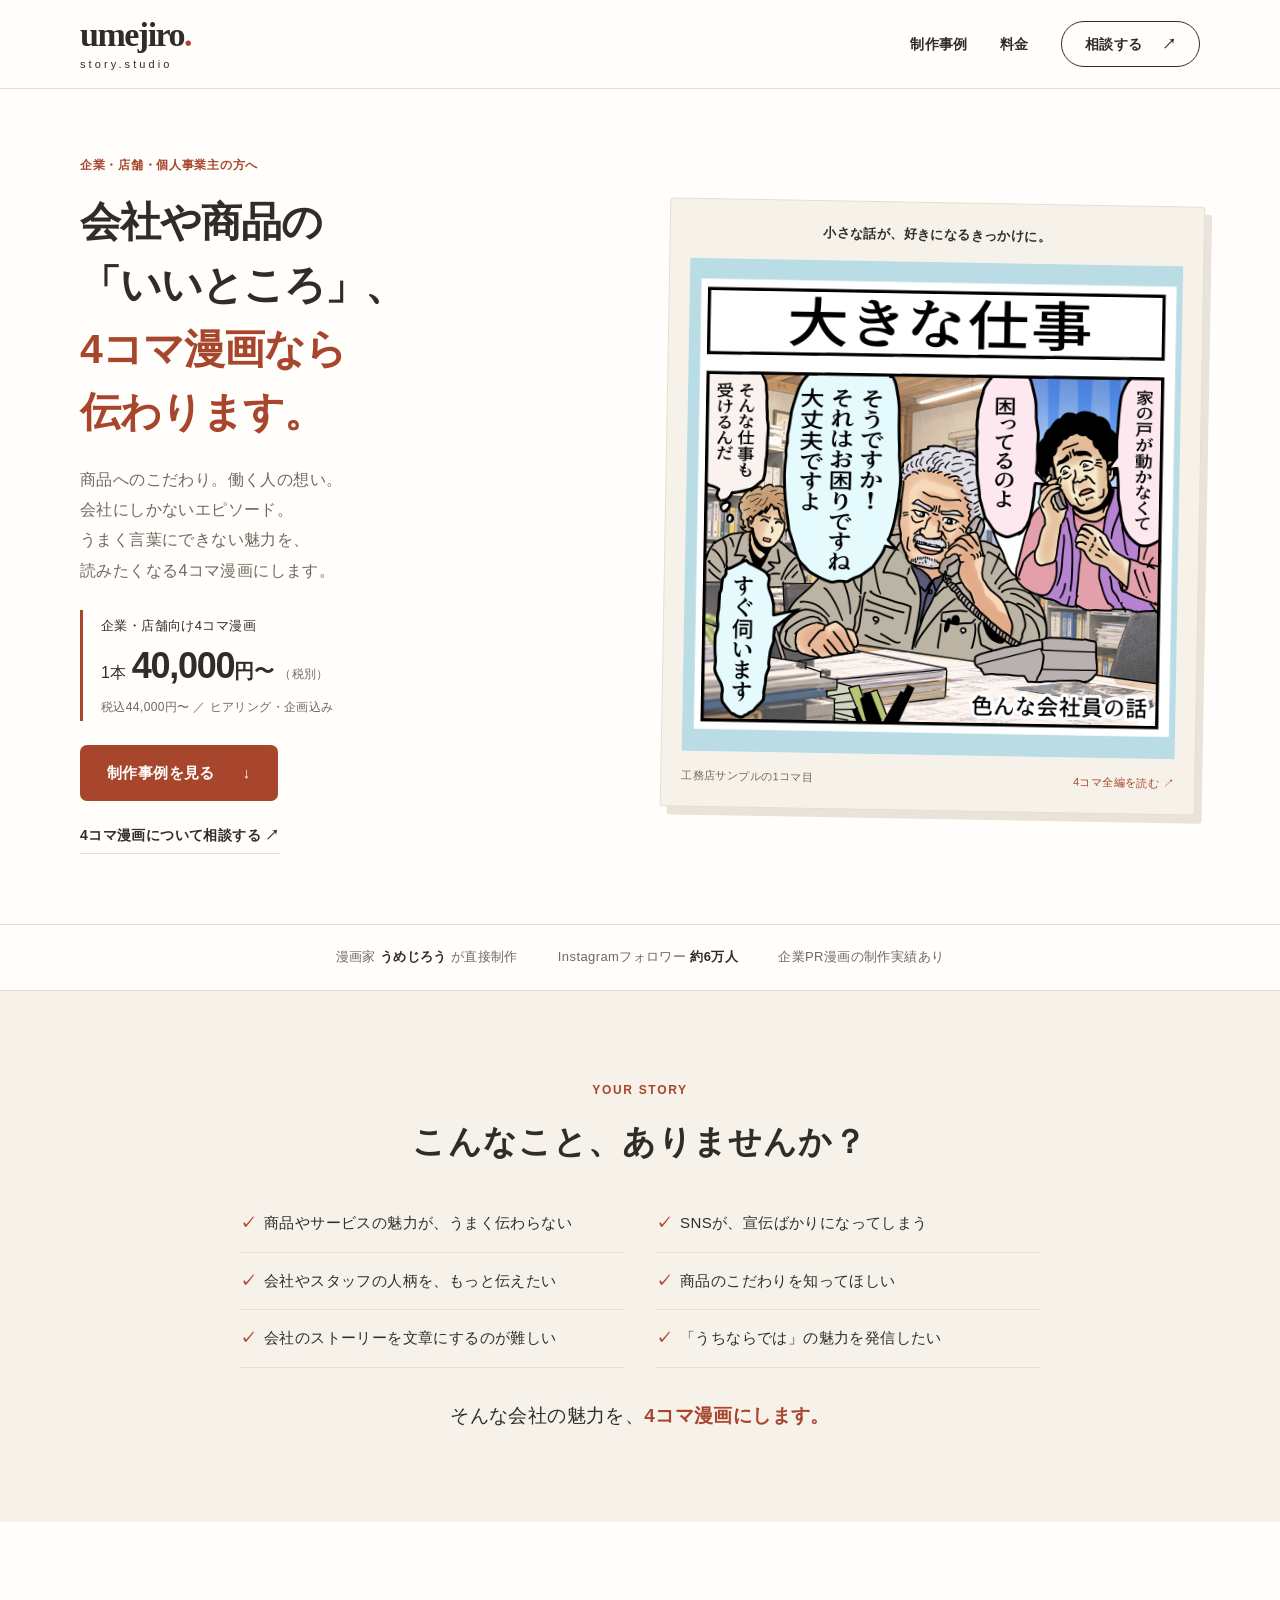
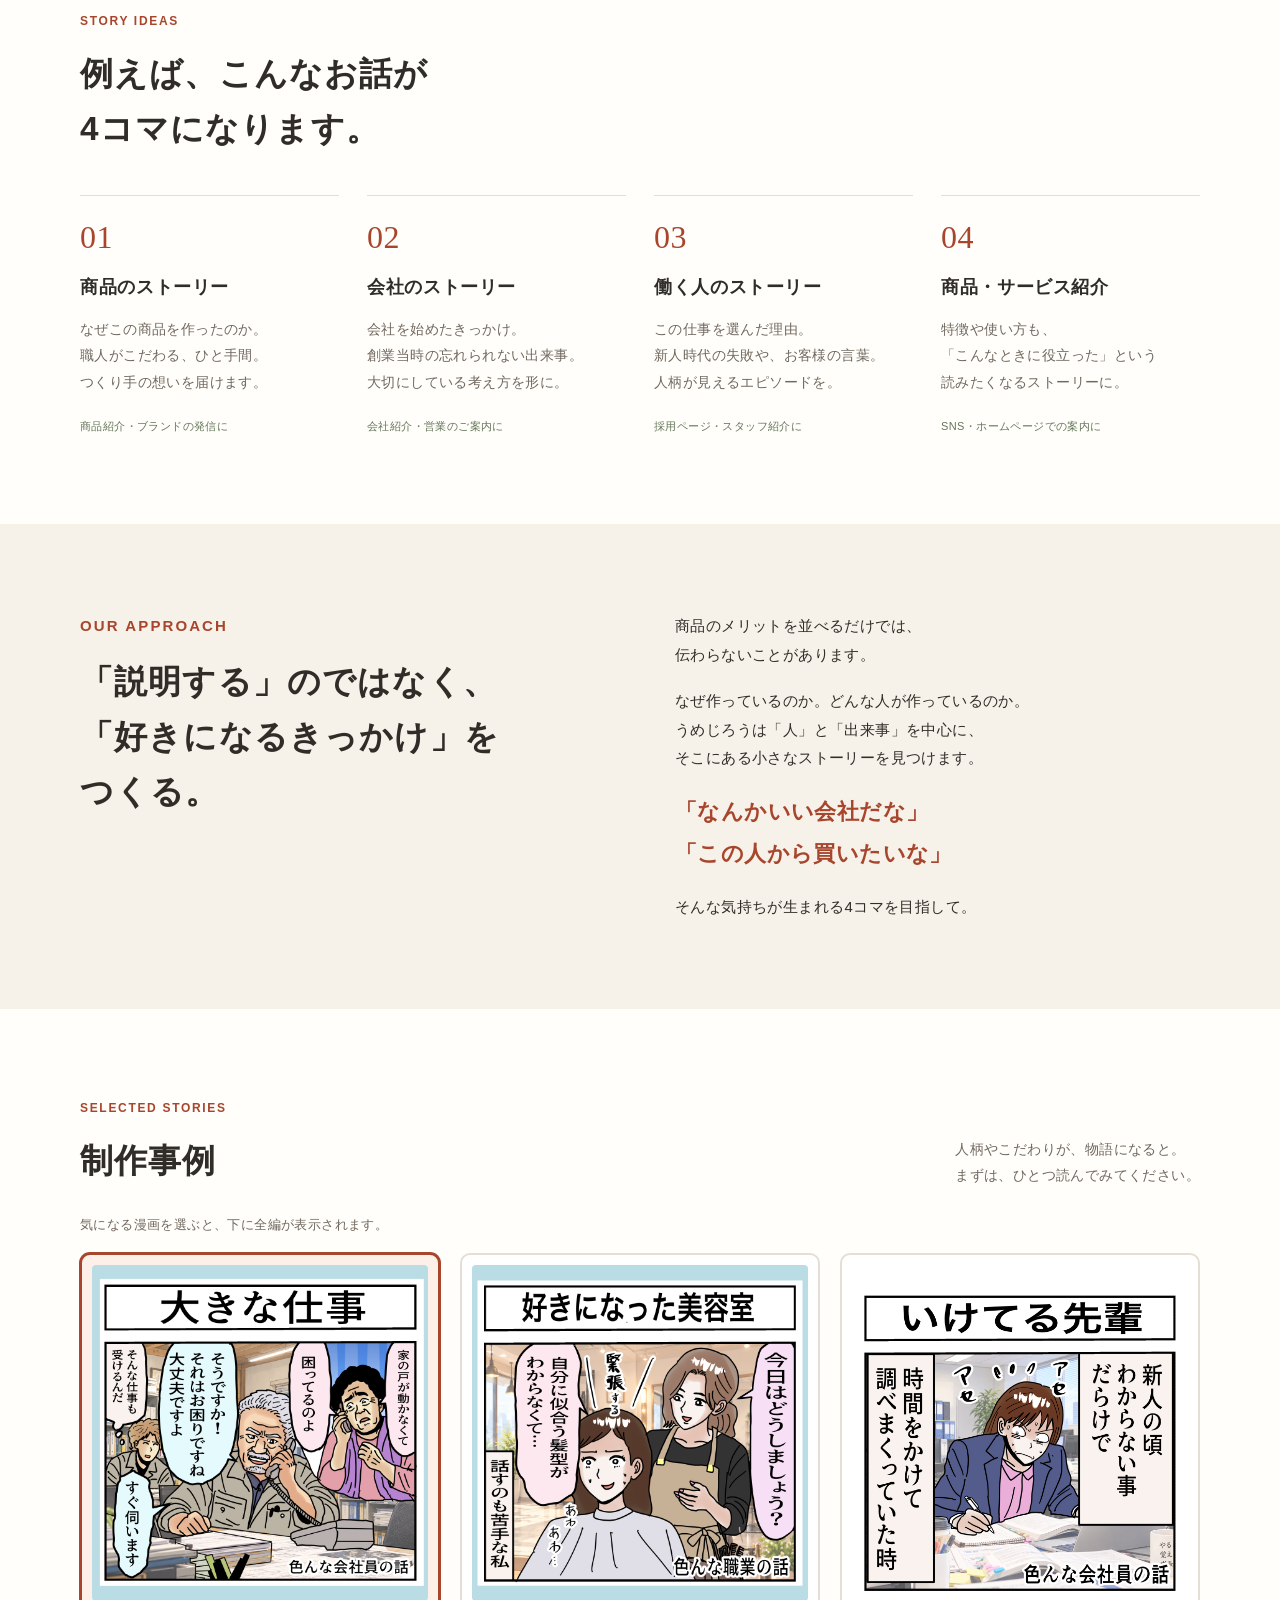
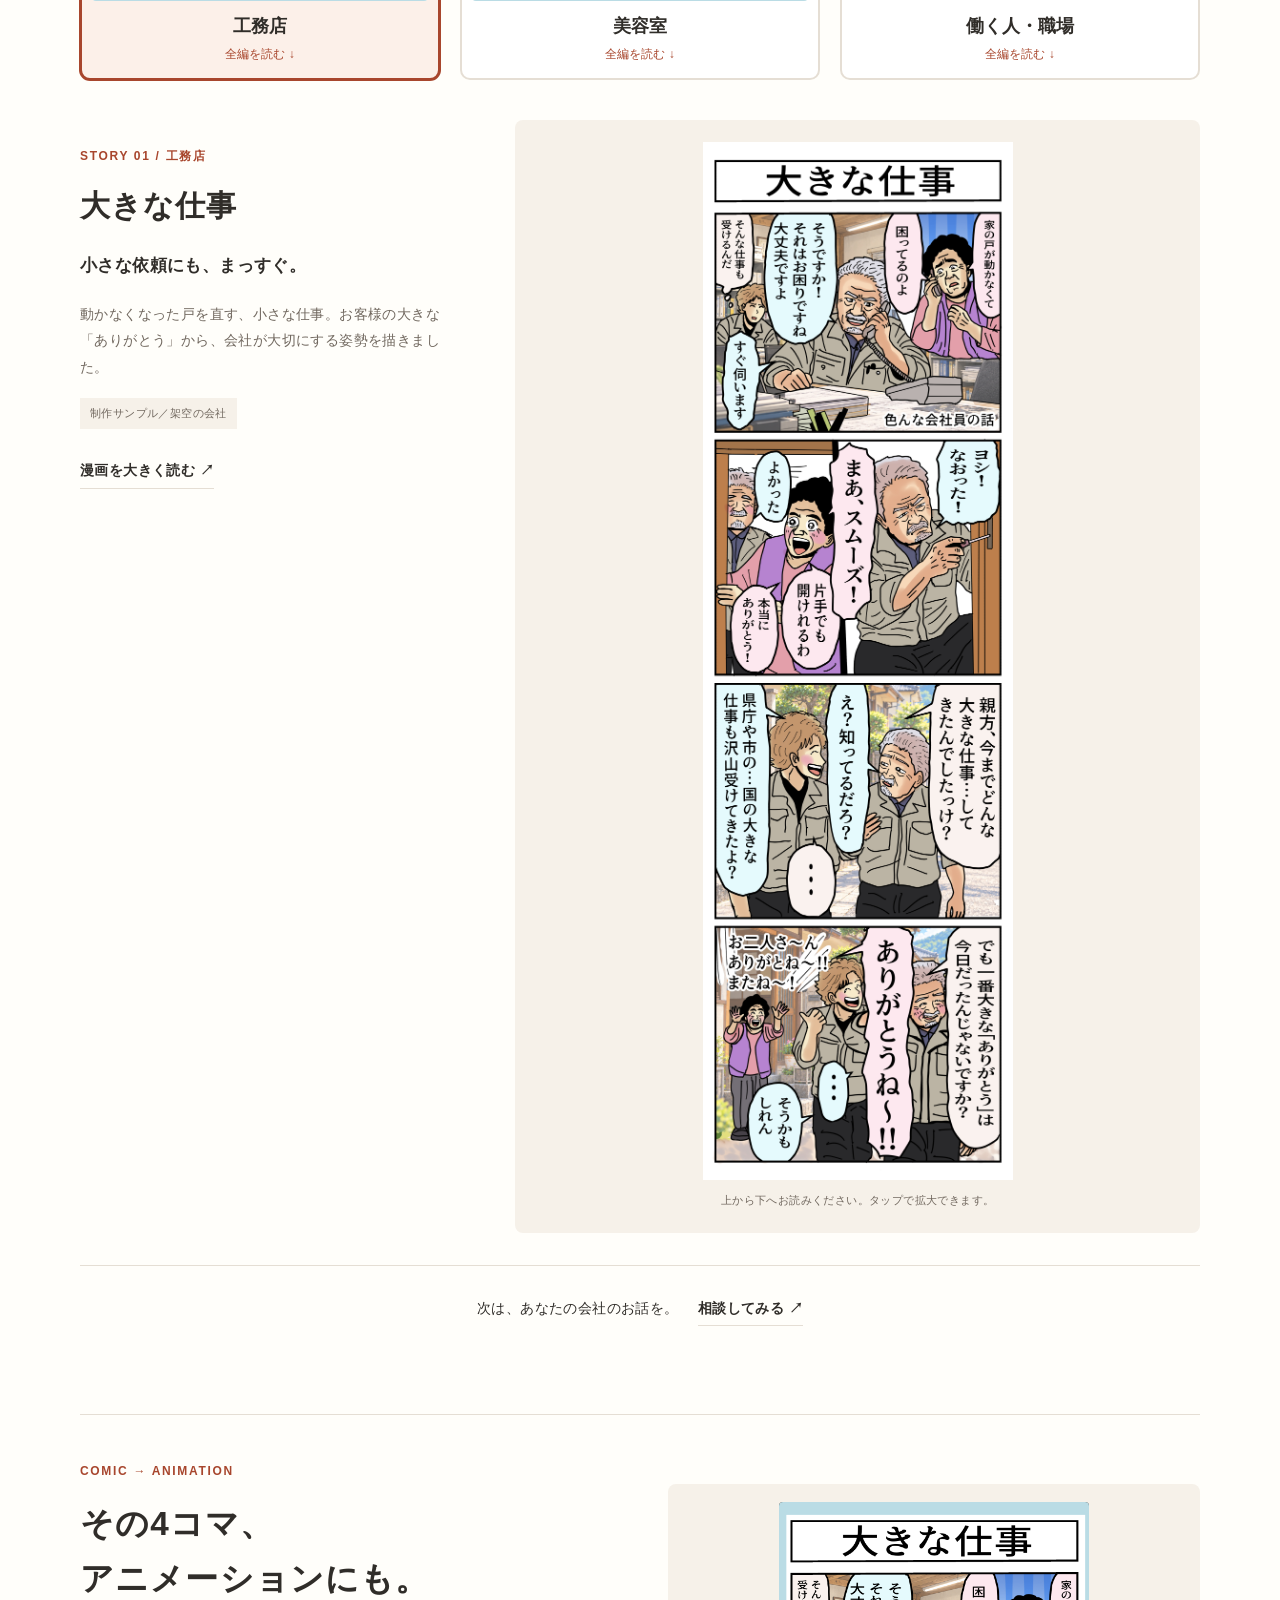
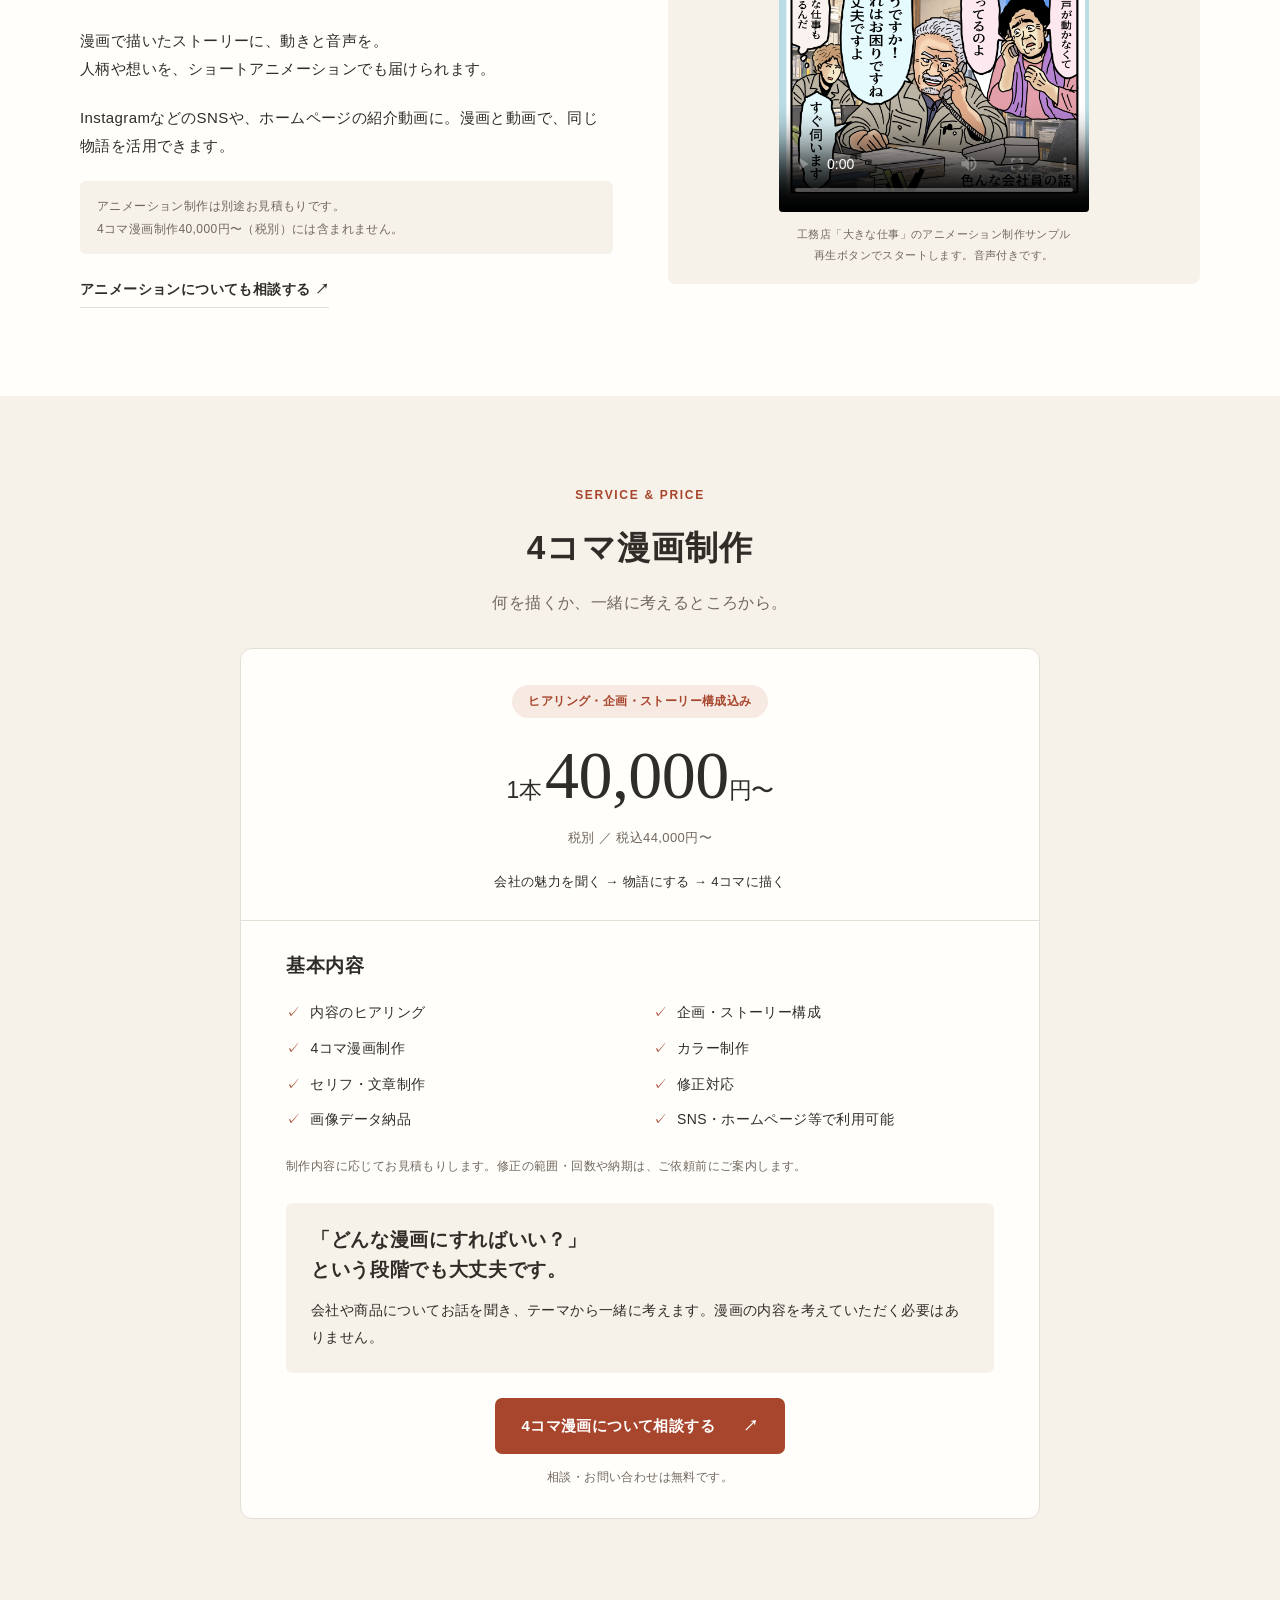
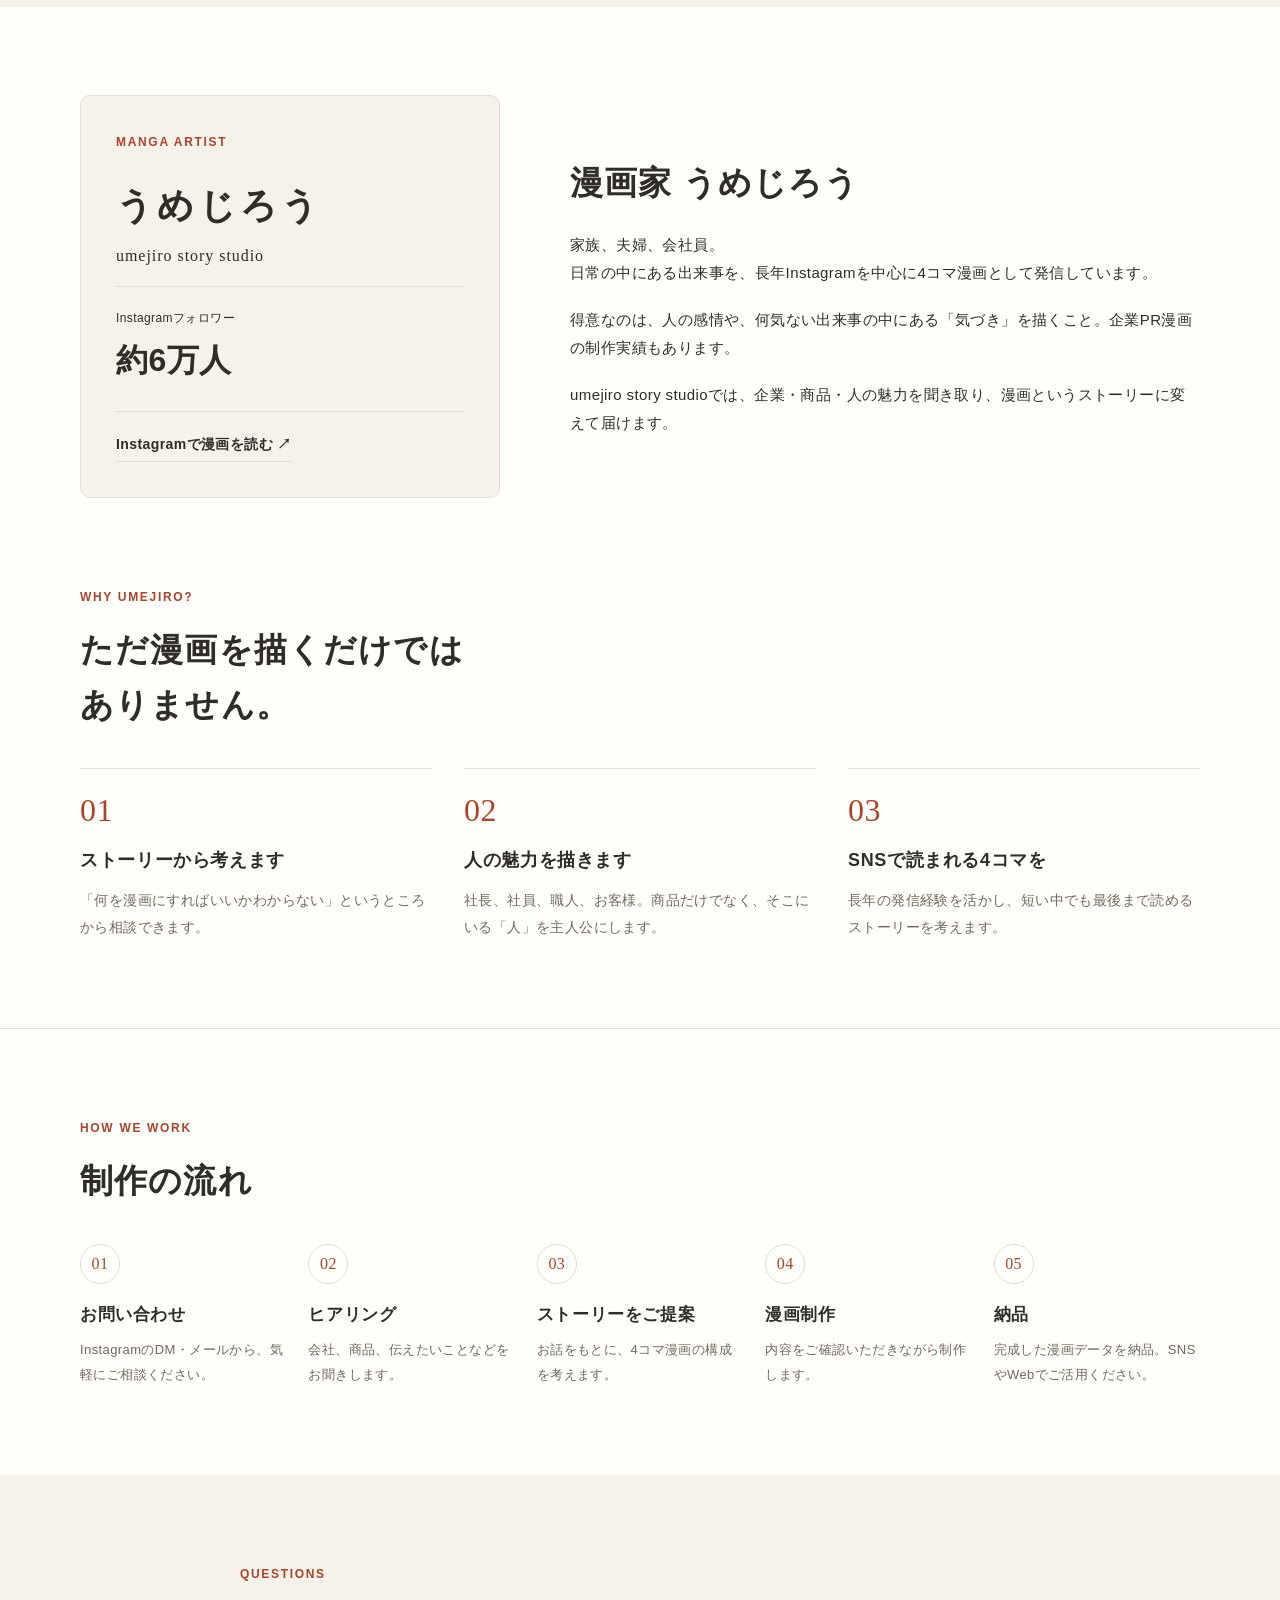
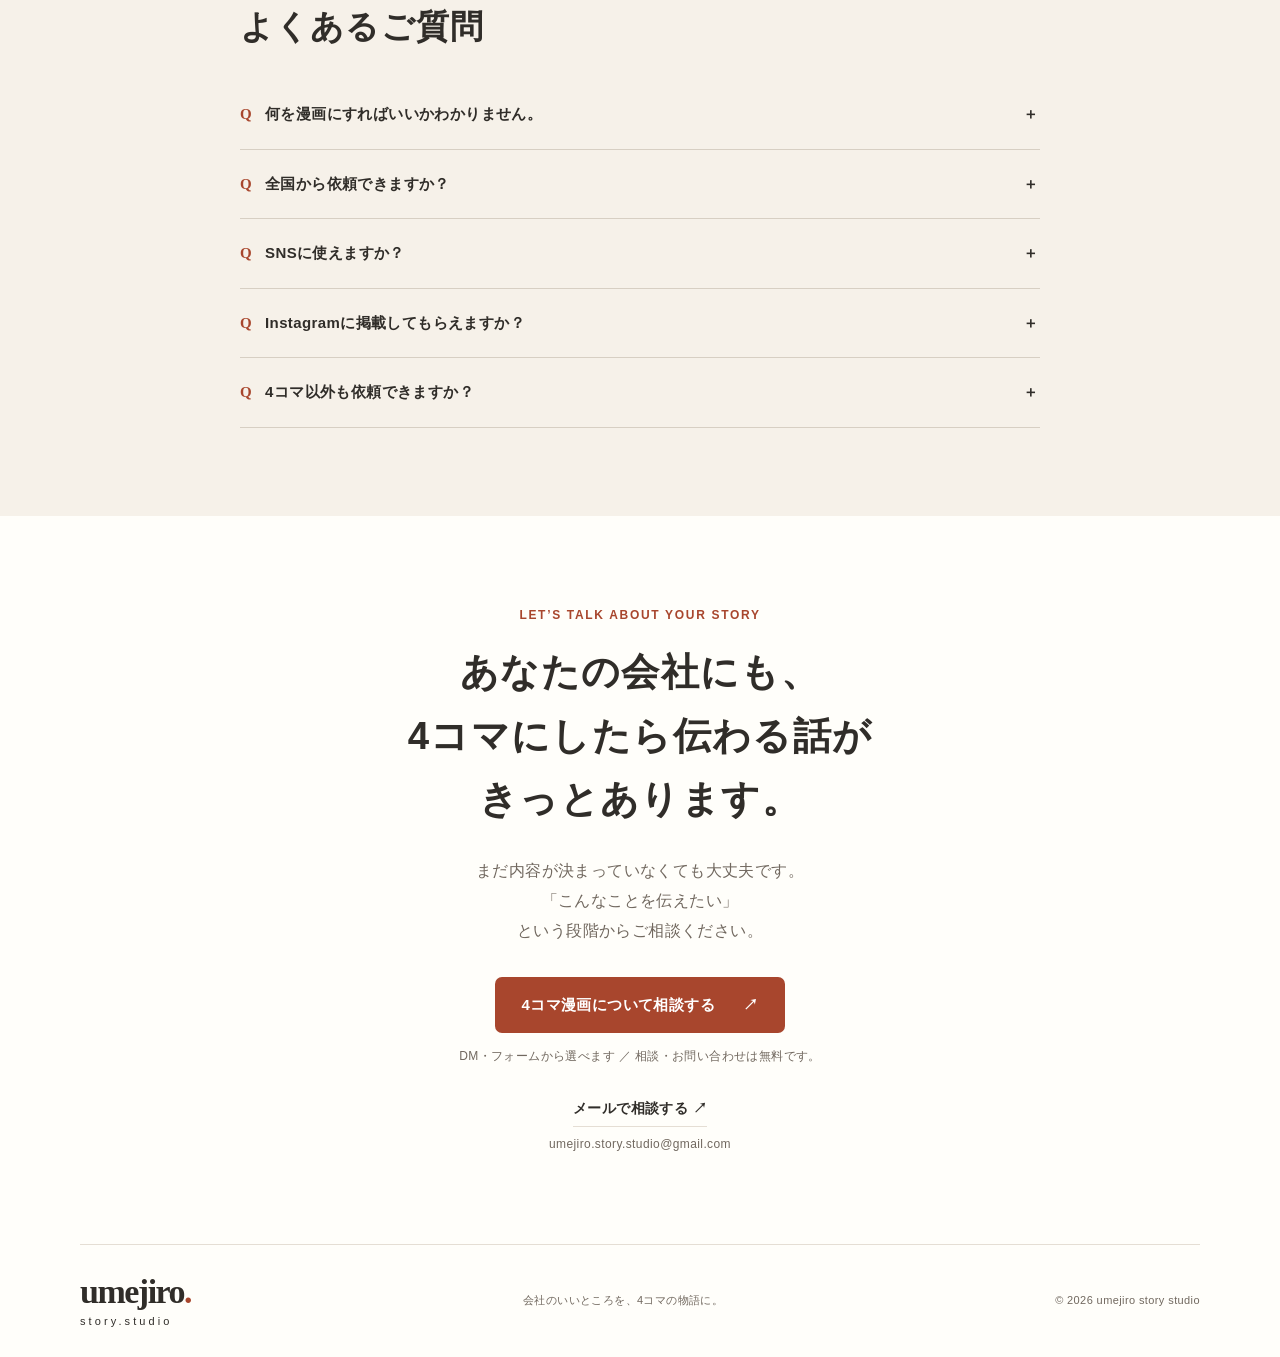
<file: index.html>
<!doctype html>
<html lang="ja"><head><meta charset="utf-8"><meta name="viewport" content="width=device-width,initial-scale=1"><meta name="theme-color" content="#fbf8f3"><title>企業・店舗向け4コマ漫画制作｜umejiro story studio</title><meta name="description" content="会社や商品のいいところを、読みたくなる4コマ漫画に。漫画家うめじろうがヒアリング・企画・ストーリー構成から制作。1本40,000円〜（税別）。企業・店舗・個人事業主のご相談をお待ちしています。"><link rel="stylesheet" href="styles.css"><script src="site.js" defer></script></head>
<body><a class="skip" href="#main">本文へ移動</a>
<header class="header"><div class="wrap header-inner"><a class="brand" href="#top" aria-label="umejiro story studio トップ"><b>umejiro<span>.</span></b><small>story.studio</small></a><nav aria-label="メインナビゲーション"><a href="#works">制作事例</a><a href="#service">料金</a><a class="nav-contact" href="/contact">相談する <span aria-hidden="true">↗</span></a></nav></div></header>
<main id="main"><section class="hero wrap" id="top"><div class="hero-copy"><p class="kicker">企業・店舗・個人事業主の方へ</p><h1>会社や商品の<br>「いいところ」、<br><em>4コマ漫画なら<br>伝わります。</em></h1><p class="hero-lead">商品へのこだわり。働く人の想い。<br>会社にしかないエピソード。<br>うまく言葉にできない魅力を、<br>読みたくなる4コマ漫画にします。</p><div class="hero-price"><span>企業・店舗向け4コマ漫画</span><p>1本 <strong>40,000<small>円〜</small></strong><span>（税別）</span></p><small>税込44,000円〜 ／ ヒアリング・企画込み</small></div><div class="hero-actions"><a class="button primary" href="#works">制作事例を見る <span aria-hidden="true">↓</span></a><a class="text-link" href="/contact">4コマ漫画について相談する ↗</a></div></div><figure class="hero-art"><div class="paper-label">小さな話が、好きになるきっかけに。</div><a class="hero-panel zoom-link" href="sigoto-comic.JPG" data-comic-title="大きな仕事" aria-label="工務店の4コマ漫画「大きな仕事」の全編を拡大して読む"><img src="sigoto-comic1.JPG" alt="工務店の漫画「大きな仕事」の1コマ目。困っているお客様の電話に応える親方と、そばで話を聞く若い社員" width="1080" height="1080" fetchpriority="high"></a><figcaption>工務店サンプルの1コマ目 <span>4コマ全編を読む ↗</span></figcaption></figure></section>
<div class="trust-strip"><div class="wrap"><span>漫画家 <b>うめじろう</b> が直接制作</span><span>Instagramフォロワー <b>約6万人</b></span><span>企業PR漫画の制作実績あり</span></div></div>
<section class="section concerns"><div class="wrap compact"><p class="kicker">YOUR STORY</p><h2>こんなこと、ありませんか？</h2><ul class="concern-list"><li>商品やサービスの魅力が、うまく伝わらない</li><li>SNSが、宣伝ばかりになってしまう</li><li>会社やスタッフの人柄を、もっと伝えたい</li><li>商品のこだわりを知ってほしい</li><li>会社のストーリーを文章にするのが難しい</li><li>「うちならでは」の魅力を発信したい</li></ul><p class="section-answer">そんな会社の魅力を、<br class="small-only"><strong>4コマ漫画にします。</strong></p></div></section>
<section class="section" id="stories"><div class="wrap"><p class="kicker">STORY IDEAS</p><h2>例えば、こんなお話が<br>4コマになります。</h2><div class="ideas"><article><span class="number">01</span><h3>商品のストーリー</h3><p>なぜこの商品を作ったのか。<br>職人がこだわる、ひと手間。<br>つくり手の想いを届けます。</p><small>商品紹介・ブランドの発信に</small></article><article><span class="number">02</span><h3>会社のストーリー</h3><p>会社を始めたきっかけ。<br>創業当時の忘れられない出来事。<br>大切にしている考え方を形に。</p><small>会社紹介・営業のご案内に</small></article><article><span class="number">03</span><h3>働く人のストーリー</h3><p>この仕事を選んだ理由。<br>新人時代の失敗や、お客様の言葉。<br>人柄が見えるエピソードを。</p><small>採用ページ・スタッフ紹介に</small></article><article><span class="number">04</span><h3>商品・サービス紹介</h3><p>特徴や使い方も、<br>「こんなときに役立った」という<br>読みたくなるストーリーに。</p><small>SNS・ホームページでの案内に</small></article></div></div></section>
<section class="section approach" id="concept"><div class="wrap approach-grid"><div><p class="kicker">OUR APPROACH</p><h2>「説明する」のではなく、<br>「好きになるきっかけ」を<br>つくる。</h2></div><div><p>商品のメリットを並べるだけでは、<br>伝わらないことがあります。</p><p>なぜ作っているのか。どんな人が作っているのか。<br>うめじろうは「人」と「出来事」を中心に、<br>そこにある小さなストーリーを見つけます。</p><p class="approach-end">「なんかいい会社だな」<br>「この人から買いたいな」</p><p>そんな気持ちが生まれる4コマを目指して。</p></div></div></section>
<section class="section works" id="works"><div class="wrap"><div class="section-head"><div><p class="kicker">SELECTED STORIES</p><h2>制作事例</h2></div><p>人柄やこだわりが、物語になると。<br>まずは、ひとつ読んでみてください。</p></div><p class="work-chooser-note">気になる漫画を選ぶと、下に全編が表示されます。</p>
<div class="work-tabs work-cards" aria-label="読む漫画を選ぶ">
<button id="tab-building" type="button" data-panel="work-building" aria-label="工務店の漫画を読む"><span class="work-card-thumb"><img src="sigoto-comic1.JPG" alt="" width="1080" height="1080" loading="lazy" decoding="async"></span><span class="work-card-label">工務店</span><span class="work-card-action" aria-hidden="true">全編を読む ↓</span></button>
<button id="tab-salon" type="button" data-panel="work-salon" aria-label="美容室の漫画を読む"><span class="work-card-thumb"><img src="1salon-comic1.JPG" alt="" width="1080" height="1080" loading="lazy" decoding="async"></span><span class="work-card-label">美容室</span><span class="work-card-action" aria-hidden="true">全編を読む ↓</span></button>
<button id="tab-people" type="button" data-panel="work-people" aria-label="働く人・職場の漫画を読む"><span class="work-card-thumb"><span class="work-card-crop"><img src="%E3%81%95%E3%81%A8%E3%83%92%E3%82%9A%E3%82%B37.jpg" alt="" width="650" height="2175" loading="lazy" decoding="async"></span></span><span class="work-card-label">働く人・職場</span><span class="work-card-action" aria-hidden="true">全編を読む ↓</span></button>
</div><article id="work-building" class="work-panel" aria-labelledby="tab-building"><div class="work-info"><p class="kicker">STORY 01 / 工務店</p><h3>大きな仕事</h3><p class="work-theme">小さな依頼にも、まっすぐ。</p><p>動かなくなった戸を直す、小さな仕事。お客様の大きな「ありがとう」から、会社が大切にする姿勢を描きました。</p><p class="sample-label">制作サンプル／架空の会社</p><a class="text-link zoom-link" href="sigoto-comic.JPG" data-comic-title="大きな仕事">漫画を大きく読む <span aria-hidden="true">↗</span></a></div><div class="work-art"><a class="zoom-link comic-strip" href="sigoto-comic.JPG" data-comic-title="大きな仕事" aria-label="大きな仕事を拡大して読む"><img src="sigoto-comic.JPG" alt="大きな仕事（上から下へ読む4コマ漫画）" loading="lazy" decoding="async"></a><p class="reading-note">上から下へお読みください。タップで拡大できます。</p></div></article><article id="work-salon" class="work-panel" aria-labelledby="tab-salon"><div class="work-info"><p class="kicker">STORY 02 / 美容室</p><h3>似合う髪型の、その先に。</h3><p class="work-theme">話すのが苦手な人にも、寄り添う。</p><p>髪型の希望をうまく話せないお客様。暮らしや人柄まで聞いて提案する、美容師の思いやりを物語に。</p><p class="sample-label">制作サンプル／架空のお店</p><a class="text-link zoom-link" href="salon-comic.jpg" data-comic-title="似合う髪型の、その先に。">漫画を大きく読む <span aria-hidden="true">↗</span></a></div><div class="work-art"><a class="zoom-link comic-strip" href="salon-comic.jpg" data-comic-title="似合う髪型の、その先に。" aria-label="似合う髪型の、その先に。を拡大して読む"><img src="salon-comic.jpg" alt="似合う髪型の、その先に。（上から下へ読む4コマ漫画）" loading="lazy" decoding="async"></a><p class="reading-note">上から下へお読みください。タップで拡大できます。</p></div></article><article id="work-people" class="work-panel" aria-labelledby="tab-people"><div class="work-info"><p class="kicker">STORY 03 / 働く人</p><h3>いけてる先輩</h3><p class="work-theme">何気ないひと言に、人柄が見える。</p><p>ひとりで調べ続ける新人に、先輩がかけた言葉。教え合う関係の温かさを、短い会話で描いた創作漫画です。</p><p class="sample-label">創作漫画／人物表現の例</p><a class="text-link zoom-link" href="%E3%81%95%E3%81%A8%E3%83%92%E3%82%9A%E3%82%B37.jpg" data-comic-title="いけてる先輩">漫画を大きく読む <span aria-hidden="true">↗</span></a></div><div class="work-art"><a class="zoom-link comic-strip" href="%E3%81%95%E3%81%A8%E3%83%92%E3%82%9A%E3%82%B37.jpg" data-comic-title="いけてる先輩" aria-label="いけてる先輩を拡大して読む"><img src="%E3%81%95%E3%81%A8%E3%83%92%E3%82%9A%E3%82%B37.jpg" alt="いけてる先輩（上から下へ読む4コマ漫画）" loading="lazy" decoding="async"></a><p class="reading-note">上から下へお読みください。タップで拡大できます。</p></div></article><p class="works-end">次は、あなたの会社のお話を。 <a class="text-link" href="/contact">相談してみる ↗</a></p></div></section>
<section class="section animation-option" id="animation" aria-labelledby="animation-title"><div class="wrap animation-layout"><div class="animation-copy"><p class="kicker">COMIC → ANIMATION</p><h2 id="animation-title">その4コマ、<br>アニメーションにも。</h2><p>漫画で描いたストーリーに、動きと音声を。<br>人柄や想いを、ショートアニメーションでも届けられます。</p><p>InstagramなどのSNSや、ホームページの紹介動画に。漫画と動画で、同じ物語を活用できます。</p><p class="animation-note">アニメーション制作は別途お見積もりです。<br>4コマ漫画制作40,000円〜（税別）には含まれません。</p><a class="text-link" href="/contact">アニメーションについても相談する ↗</a></div><figure class="animation-example"><video controls playsinline preload="metadata" poster="sigoto-comic1.JPG" aria-label="工務店の4コマ漫画「大きな仕事」をもとにしたアニメーション制作サンプル"><source src="工務店 (アニメーション).MP4" type="video/mp4">動画を再生できない場合は、<a href="工務店 (アニメーション).MP4">こちらから動画を開いてください。</a></video><figcaption>工務店「大きな仕事」のアニメーション制作サンプル<br>再生ボタンでスタートします。音声付きです。</figcaption></figure></div></section>
<section class="section price-section" id="service"><div class="wrap compact"><p class="kicker">SERVICE & PRICE</p><h2>4コマ漫画制作</h2><p class="section-lead">何を描くか、一緒に考えるところから。</p><div class="price-card"><div class="price-top"><span class="pill">ヒアリング・企画・ストーリー構成込み</span><p class="price"><span>1本</span> <strong>40,000</strong><span>円〜</span></p><p class="tax">税別 ／ 税込44,000円〜</p><p>会社の魅力を聞く → 物語にする → 4コマに描く</p></div><div class="price-content"><h3>基本内容</h3><ul class="included"><li>内容のヒアリング</li><li>企画・ストーリー構成</li><li>4コマ漫画制作</li><li>カラー制作</li><li>セリフ・文章制作</li><li>修正対応</li><li>画像データ納品</li><li>SNS・ホームページ等で利用可能</li></ul><p class="price-note">制作内容に応じてお見積もりします。修正の範囲・回数や納期は、ご依頼前にご案内します。</p><div class="reassurance"><h3>「どんな漫画にすればいい？」<br>という段階でも大丈夫です。</h3><p>会社や商品についてお話を聞き、テーマから一緒に考えます。漫画の内容を考えていただく必要はありません。</p></div><a class="button primary" href="/contact">4コマ漫画について相談する <span aria-hidden="true">↗</span></a><p class="micro">相談・お問い合わせは無料です。</p></div></div></div></section>
<section class="section about" id="about"><div class="wrap about-grid"><div class="author-card"><p class="kicker">MANGA ARTIST</p><p class="author-name">うめじろう<span>umejiro story studio</span></p><div class="author-stat"><span>Instagramフォロワー</span><strong>約6万人</strong></div><a class="text-link" href="https://www.instagram.com/umeda_umejiro" target="_blank" rel="noopener noreferrer">Instagramで漫画を読む ↗</a></div><div><h2>漫画家 うめじろう</h2><p>家族、夫婦、会社員。<br>日常の中にある出来事を、長年Instagramを中心に4コマ漫画として発信しています。</p><p>得意なのは、人の感情や、何気ない出来事の中にある「気づき」を描くこと。企業PR漫画の制作実績もあります。</p><p>umejiro story studioでは、企業・商品・人の魅力を聞き取り、漫画というストーリーに変えて届けます。</p></div></div></section>
<section class="section reasons" id="why-umejiro"><div class="wrap"><p class="kicker">WHY UMEJIRO?</p><h2>ただ漫画を描くだけでは<br>ありません。</h2><div class="reason-grid"><article><span class="number">01</span><h3>ストーリーから考えます</h3><p>「何を漫画にすればいいかわからない」というところから相談できます。</p></article><article><span class="number">02</span><h3>人の魅力を描きます</h3><p>社長、社員、職人、お客様。商品だけでなく、そこにいる「人」を主人公にします。</p></article><article><span class="number">03</span><h3>SNSで読まれる4コマを</h3><p>長年の発信経験を活かし、短い中でも最後まで読めるストーリーを考えます。</p></article></div></div></section>
<section class="section" id="process"><div class="wrap"><p class="kicker">HOW WE WORK</p><h2>制作の流れ</h2><ol class="steps"><li><span>01</span><div><h3>お問い合わせ</h3><p>InstagramのDM・メールから、気軽にご相談ください。</p></div></li><li><span>02</span><div><h3>ヒアリング</h3><p>会社、商品、伝えたいことなどをお聞きします。</p></div></li><li><span>03</span><div><h3>ストーリーをご提案</h3><p>お話をもとに、4コマ漫画の構成を考えます。</p></div></li><li><span>04</span><div><h3>漫画制作</h3><p>内容をご確認いただきながら制作します。</p></div></li><li><span>05</span><div><h3>納品</h3><p>完成した漫画データを納品。SNSやWebでご活用ください。</p></div></li></ol></div></section>
<section class="section faq" id="faq"><div class="wrap compact"><p class="kicker">QUESTIONS</p><h2>よくあるご質問</h2><details><summary>何を漫画にすればいいかわかりません。</summary><p>問題ありません。会社や商品についてお話を聞きながら、漫画にできそうなエピソードを一緒に探します。</p></details><details><summary>全国から依頼できますか？</summary><p>可能です。オンラインでヒアリング・制作できます。</p></details><details><summary>SNSに使えますか？</summary><p>はい。Instagramをはじめ、SNSやホームページ等で利用できます。</p></details><details><summary>Instagramに掲載してもらえますか？</summary><p>漫画制作と、うめじろうInstagramへの掲載は別サービスです。掲載をご希望の場合は別途ご相談ください。</p></details><details><summary>4コマ以外も依頼できますか？</summary><p>内容によって対応可能です。その他の制作も、まずはお問い合わせください。</p></details></div></section>
<section class="section contact" id="contact"><div class="wrap compact"><p class="kicker">LET’S TALK ABOUT YOUR STORY</p><h2>あなたの会社にも、<br>4コマにしたら伝わる話が<br>きっとあります。</h2><p>まだ内容が決まっていなくても大丈夫です。<br>「こんなことを伝えたい」<br>という段階からご相談ください。</p><a class="button primary" href="/contact">4コマ漫画について相談する <span aria-hidden="true">↗</span></a><p class="micro">DM・フォームから選べます ／ 相談・お問い合わせは無料です。</p><a class="text-link email-cta" href="mailto:umejiro.story.studio@gmail.com?subject=4%E3%82%B3%E3%83%9E%E6%BC%AB%E7%94%BB%E5%88%B6%E4%BD%9C%E3%81%AE%E7%9B%B8%E8%AB%87">メールで相談する ↗</a><p class="email-address">umejiro.story.studio@gmail.com</p></div></section></main>
<footer class="wrap footer"><a class="brand" href="#top"><b>umejiro<span>.</span></b><small>story.studio</small></a><p>会社のいいところを、4コマの物語に。</p><small>© 2026 umejiro story studio</small></footer>
<dialog id="comic-dialog" aria-labelledby="dialog-title"><div class="dialog-bar"><p id="dialog-title">漫画を読む</p><button type="button" class="dialog-close" aria-label="拡大表示を閉じる">閉じる ×</button></div><div class="dialog-scroll"><img id="dialog-image" alt=""><p>上から下へお読みください。</p></div></dialog>
</body></html>
</file>
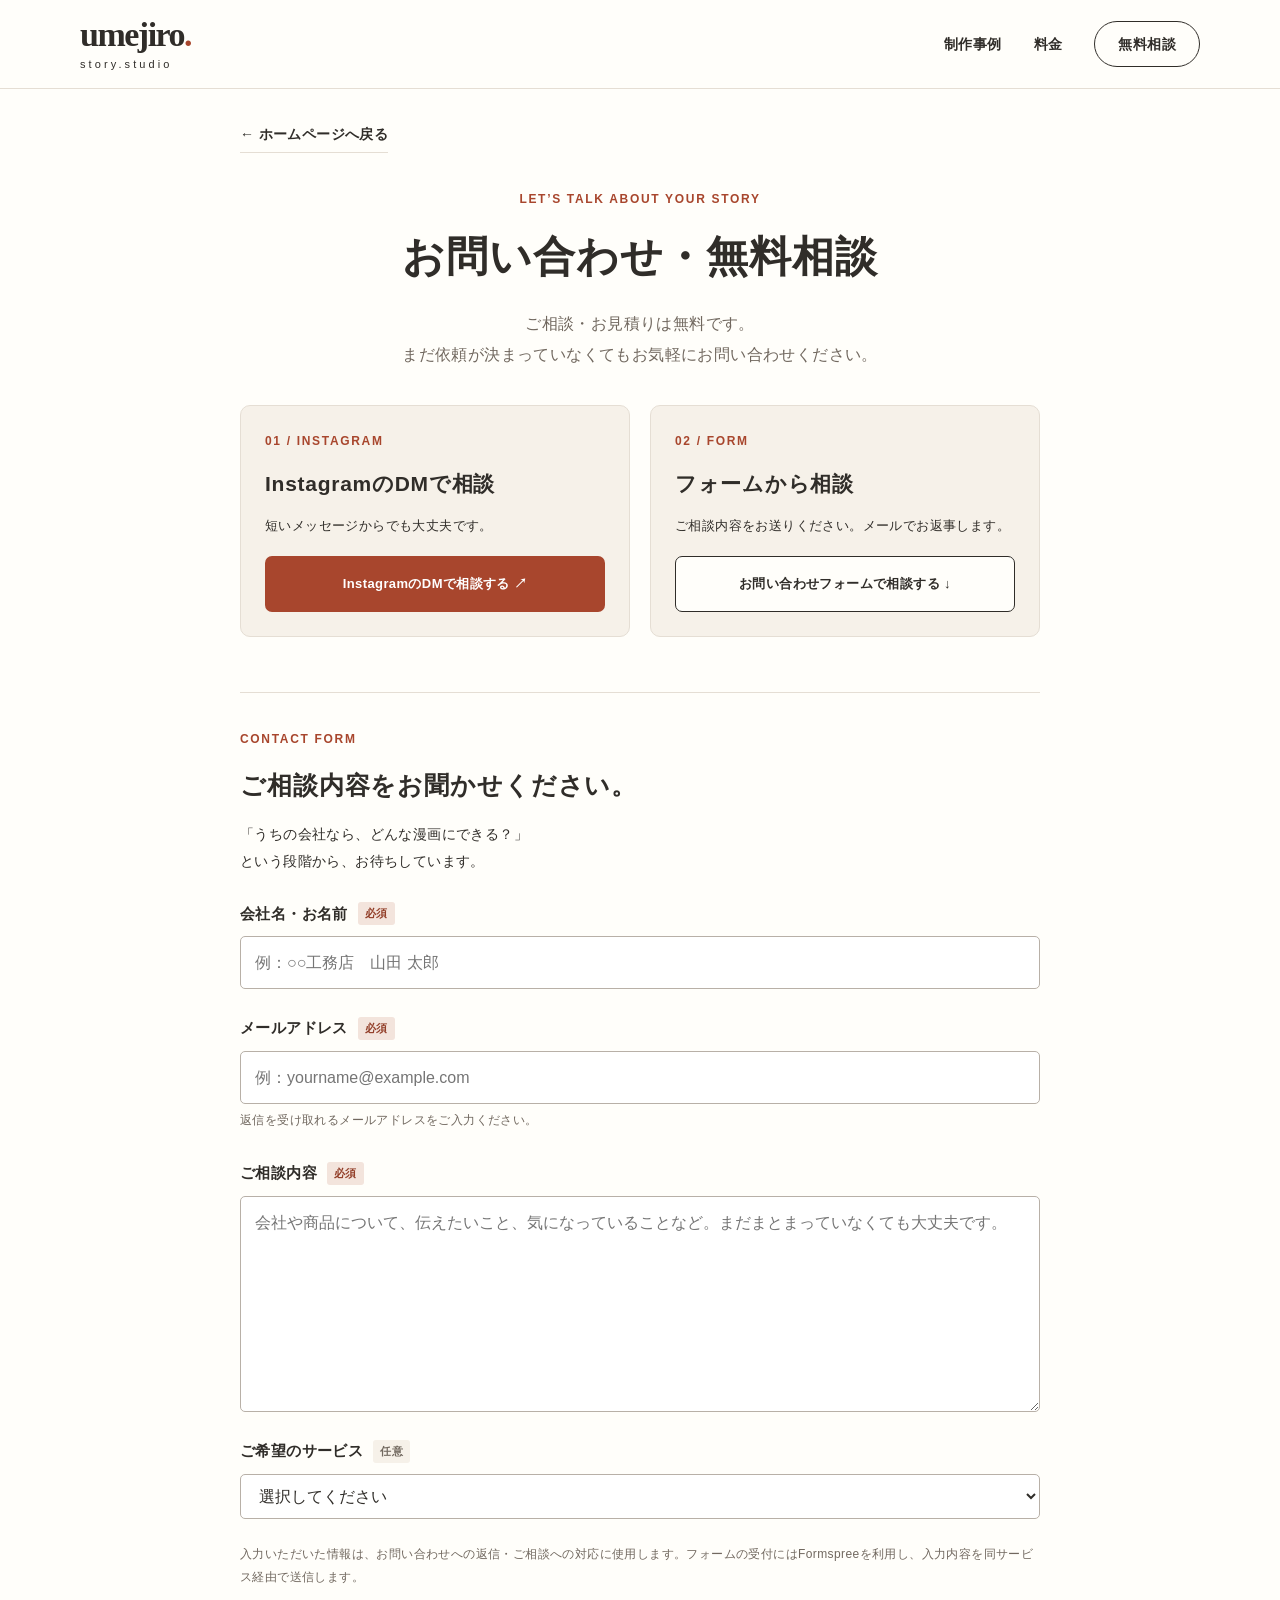
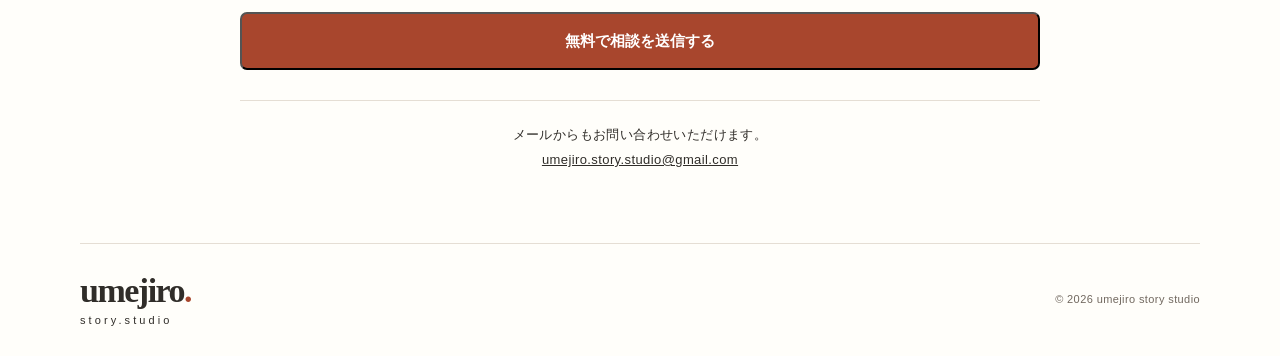
<file: contact.html>
<!doctype html>
<html lang="ja"><head><meta charset="utf-8"><meta name="viewport" content="width=device-width,initial-scale=1"><meta name="theme-color" content="#fbf8f3"><title>お問い合わせ・無料相談｜umejiro story studio</title><meta name="description" content="4コマ漫画・ショートアニメのご相談はこちら。ご相談・お見積りは無料です。InstagramのDMまたはお問い合わせフォームからご連絡ください。"><link rel="stylesheet" href="styles.css"><link rel="stylesheet" href="contact.css"><script src="contact-config.js" defer></script><script src="contact.js" defer></script></head>
<body><a class="skip" href="#main">本文へ移動</a><header class="header"><div class="wrap header-inner"><a class="brand" href="./" data-home aria-label="umejiro story studio トップ"><b>umejiro<span>.</span></b><small>story.studio</small></a><nav aria-label="メインナビゲーション"><a href="./#works" data-home>制作事例</a><a href="./#service" data-home>料金</a><a class="nav-contact" href="#form">無料相談</a></nav></div></header>
<main id="main" class="inquiry wrap compact"><a class="text-link back-link" href="./" data-home>← ホームページへ戻る</a><div class="inquiry-heading"><p class="kicker">LET’S TALK ABOUT YOUR STORY</p><h1>お問い合わせ・<br class="small-only">無料相談</h1><p>ご相談・お見積りは無料です。<br>まだ依頼が決まっていなくても<br class="small-only">お気軽にお問い合わせください。</p></div>
<div class="contact-methods"><article><p class="kicker">01 / INSTAGRAM</p><h2>InstagramのDMで相談</h2><p>短いメッセージからでも大丈夫です。</p><a class="button primary" href="https://www.instagram.com/umeda_umejiro" target="_blank" rel="noopener noreferrer">InstagramのDMで相談する ↗</a></article><article><p class="kicker">02 / FORM</p><h2>フォームから相談</h2><p>ご相談内容をお送りください。メールでお返事します。</p><a class="button form-choice" href="#form">お問い合わせフォームで相談する ↓</a></article></div>
<section class="inquiry-form" id="form" aria-labelledby="form-title"><p class="kicker">CONTACT FORM</p><h2 id="form-title">ご相談内容をお聞かせください。</h2><p>「うちの会社なら、どんな漫画にできる？」<br>という段階から、お待ちしています。</p><p id="setup-note" class="form-notice" hidden>現在フォームからの受付を準備しています。<a href="https://www.instagram.com/umeda_umejiro" target="_blank" rel="noopener noreferrer">InstagramのDM</a>または<a href="mailto:umejiro.story.studio@gmail.com">メール</a>でご相談ください。</p><noscript><p class="form-notice">フォームの送信にはJavaScriptが必要です。InstagramのDMまたはメールからお問い合わせください。</p></noscript>
<form id="inquiry-form" method="post" aria-describedby="privacy-note"><div class="field"><label for="inquiry-name">会社名・お名前 <span class="required">必須</span></label><input id="inquiry-name" name="name" type="text" autocomplete="name" required maxlength="150" placeholder="例：○○工務店　山田 太郎"></div><div class="field"><label for="inquiry-email">メールアドレス <span class="required">必須</span></label><input id="inquiry-email" name="email" type="email" autocomplete="email" inputmode="email" required maxlength="254" placeholder="例：yourname@example.com"><small>返信を受け取れるメールアドレスをご入力ください。</small></div><div class="field"><label for="inquiry-message">ご相談内容 <span class="required">必須</span></label><textarea id="inquiry-message" name="message" rows="7" required maxlength="5000" placeholder="会社や商品について、伝えたいこと、気になっていることなど。まだまとまっていなくても大丈夫です。"></textarea></div><div class="field"><label for="inquiry-service">ご希望のサービス <span class="optional">任意</span></label><select id="inquiry-service" name="service"><option value="">選択してください</option><option>4コマ漫画</option><option>ショートアニメ</option><option>その他</option></select></div><input type="hidden" name="_subject" value="umejiro story studio：お問い合わせ・無料相談"><div class="honey" aria-hidden="true"><label>この欄は入力しないでください<input type="text" name="_gotcha" tabindex="-1" autocomplete="off"></label></div><p id="privacy-note" class="privacy-note">入力いただいた情報は、お問い合わせへの返信・ご相談への対応に使用します。フォームの受付にはFormspreeを利用し、入力内容を同サービス経由で送信します。</p><button id="send-inquiry" class="button primary" type="submit" disabled>無料で相談を送信する</button><p id="form-status" class="form-status" role="status" aria-live="polite" tabindex="-1"></p></form><div class="mail-alternative"><p>メールからもお問い合わせいただけます。</p><a href="mailto:umejiro.story.studio@gmail.com">umejiro.story.studio@gmail.com</a></div></section></main>
<footer class="wrap footer"><a class="brand" href="./" data-home><b>umejiro<span>.</span></b><small>story.studio</small></a><small>© 2026 umejiro story studio</small></footer></body></html>
</file>
<file: styles.css>
:root{--ink:#302d29;--muted:#71685f;--paper:#fffefa;--cream:#f6f1e9;--accent:#a8462d;--line:#e5ded4;--green:#65765a}*{box-sizing:border-box}html{scroll-behavior:smooth;scroll-padding-top:100px}body{margin:0;background:var(--paper);color:var(--ink);font-family:-apple-system,BlinkMacSystemFont,"Hiragino Kaku Gothic ProN","Yu Gothic",Meiryo,sans-serif;font-size:16px;line-height:1.9;letter-spacing:.025em}a{color:inherit;text-decoration:none}button{font:inherit;cursor:pointer}img{max-width:100%;height:auto;display:block}figure,p,ul,ol,h1,h2,h3{margin:0}p+p{margin-top:18px}h1,h2,h3{line-height:1.6;letter-spacing:.035em}h1{font-size:clamp(34px,3.35vw,49px);line-height:1.55;letter-spacing:-.025em}h1 em{font-style:normal;color:var(--accent)}h2{font-size:clamp(25px,2.6vw,36px);font-weight:750;line-height:1.65}h3{font-size:19px}a,button,summary{-webkit-tap-highlight-color:transparent}a:focus-visible,button:focus-visible,summary:focus-visible{outline:3px solid var(--accent);outline-offset:5px}a:hover{color:var(--accent)}.wrap{width:min(1120px,calc(100% - 72px));margin-inline:auto}.compact{max-width:800px}.section{padding-block:88px}.kicker{font-size:12px;color:var(--accent);font-weight:700;letter-spacing:.14em;margin-bottom:14px}.header{background:rgba(255,254,250,.97);border-bottom:1px solid var(--line);position:sticky;top:0;z-index:10}.header-inner{height:88px;display:flex;align-items:center;justify-content:space-between;gap:20px}.brand{display:block;line-height:1;width:max-content;flex-shrink:0}.brand b{font-family:Georgia,serif;font-size:34px;letter-spacing:-1.5px}.brand b span{color:var(--accent)}.brand small{display:block;font-size:11px;letter-spacing:.28em;margin-top:7px}nav{display:flex;align-items:center;gap:32px;font-size:14px;font-weight:650}.nav-contact{border:1px solid var(--ink);border-radius:50px;padding:9px 23px}.nav-contact span{margin-left:15px}.hero{padding-block:65px 70px;display:grid;grid-template-columns:1fr 1fr;gap:50px;align-items:center}.hero .kicker{letter-spacing:.06em}.hero-lead{color:var(--muted);margin-top:20px}.hero-price{margin-block:24px;padding-left:18px;border-left:3px solid var(--accent)}.hero-price>span{font-size:13px}.hero-price p{display:flex;align-items:baseline;gap:5px;margin:0;line-height:1.4}.hero-price strong{font-size:36px;letter-spacing:-.035em}.hero-price strong small{font-size:20px;letter-spacing:0}.hero-price p>span,.hero-price>small{font-size:12px;color:var(--muted)}.hero-actions{display:flex;align-items:flex-start;gap:17px;flex-direction:column}.button{display:inline-flex;align-items:center;justify-content:center;gap:28px;padding:15px 27px;min-height:56px;border-radius:7px;font-weight:700;font-size:15px;line-height:1.6;transition:background .18s,transform .18s}.button.primary{background:var(--accent);color:#fff}.button:hover{background:#863823;transform:translateY(-2px)}.text-link{font-size:14px;font-weight:700;border-bottom:1px solid var(--line);padding-block:4px;display:inline-block}.hero-art{background:var(--cream);padding:20px;position:relative;box-shadow:7px 8px 0 #e9e3da;border:1px solid var(--line);border-radius:3px;transform:rotate(1deg)}.paper-label{font-size:13px;text-align:center;font-weight:700;padding-bottom:14px}.comic-grid{display:grid;grid-template-columns:1fr 1fr;gap:7px}.comic-grid img{width:100%;aspect-ratio:1;object-fit:contain;background:white}.hero-art figcaption{font-size:11px;display:flex;justify-content:space-between;gap:10px;padding-top:14px;color:var(--muted)}.hero-art figcaption span{color:var(--accent)}.trust-strip{border-block:1px solid var(--line)}.trust-strip .wrap{display:flex;justify-content:center;gap:40px;flex-wrap:wrap;padding-block:20px;font-size:13px;color:var(--muted)}.trust-strip b{color:var(--ink)}.concerns{background:var(--cream)}.concerns h2{text-align:center}.concerns .kicker{text-align:center}.concern-list{list-style:none;padding:25px 0 0;display:grid;grid-template-columns:1fr 1fr;gap:0 32px}.concern-list li{padding:14px 0 14px 24px;border-bottom:1px solid var(--line);position:relative;font-size:15px}.concern-list li:before{content:'✓';position:absolute;left:0;color:var(--accent);font-weight:700}.section-answer{margin-top:30px;text-align:center;font-size:19px}.section-answer strong{color:var(--accent)}.ideas{display:grid;grid-template-columns:repeat(4,1fr);gap:28px;margin-top:38px}.number{display:block;font-family:Georgia,serif;font-size:32px;color:var(--accent);line-height:1.2;margin-bottom:17px}.ideas article{border-top:1px solid var(--line);padding-top:22px}.ideas h3{font-size:18px;margin-bottom:14px}.ideas p{font-size:14px;color:var(--muted)}.ideas small{display:block;font-size:11px;color:var(--green);margin-top:20px}.approach{background:var(--cream)}.approach-grid{display:grid;grid-template-columns:1fr 1fr;gap:70px}.approach-grid p{font-size:15px}.approach-end{font-weight:700;color:var(--accent);font-size:22px!important}.section-head{display:flex;align-items:flex-end;justify-content:space-between;gap:30px}.section-head>p{font-size:14px;color:var(--muted)}.work-tabs{display:none;gap:9px;margin-top:30px}.has-js .work-tabs{display:flex}.work-tabs button{padding:12px 22px;border:1px solid var(--line);background:transparent;color:var(--muted);border-radius:50px;font-size:14px}.work-tabs button[aria-selected=true]{background:var(--ink);color:white;border-color:var(--ink)}.work-panel{display:grid;grid-template-columns:.72fr 1.28fr;gap:50px;padding-top:40px;align-items:start}.work-panel[hidden]{display:none}.work-info{padding-top:25px}.work-info h3{font-size:30px}.work-theme{font-size:17px;font-weight:700;margin-top:20px}.work-info>p:not(.kicker):not(.work-theme){font-size:14px;color:var(--muted)}.sample-label{font-size:11px!important;background:var(--cream);padding:5px 10px;display:inline-block;margin-bottom:24px}.work-info .text-link{display:block;width:fit-content}.work-art .comic-grid{padding:10px;background:var(--cream);border:1px solid var(--line)}.reading-note{font-size:11px;color:var(--muted);text-align:center;margin-top:10px}.works-end{border-top:1px solid var(--line);padding-top:25px;margin-top:32px;text-align:center;font-size:14px}.works-end a{margin-left:15px}.price-section{background:var(--cream)}.price-section>.wrap>.kicker,.price-section h2,.section-lead{text-align:center}.section-lead{margin-top:12px;color:var(--muted)}.price-card{margin-top:30px;background:var(--paper);border:1px solid var(--line);border-radius:12px;overflow:hidden}.price-top{text-align:center;padding:36px 20px 25px;border-bottom:1px solid var(--line)}.pill{font-size:12px;font-weight:700;color:var(--accent);display:inline-block;background:#f7eae3;padding:5px 16px;border-radius:30px}.price{margin-top:12px!important;line-height:1.35;letter-spacing:-.035em}.price strong{font-size:68px;font-family:Georgia,serif;font-weight:400}.price span{font-size:23px}.tax{font-size:13px;color:var(--muted);margin-top:4px}.price-top>p:last-child{font-size:13px;margin-top:20px}.price-content{padding:30px 45px;text-align:center}.price-content>h3{text-align:left}.included{display:grid;grid-template-columns:1fr 1fr;gap:9px 25px;list-style:none;padding:18px 0 0;text-align:left;font-size:14px}.included li:before{content:'✓';color:var(--accent);margin-right:10px}.price-note{font-size:12px;color:var(--muted);text-align:left;margin-top:22px}.reassurance{background:var(--cream);padding:22px 25px;margin-block:25px;text-align:left;border-radius:6px}.reassurance p{margin-top:12px;font-size:14px}.micro{font-size:12px;margin-top:12px;color:var(--muted)}.about-grid{display:grid;grid-template-columns:.8fr 1.2fr;gap:70px;align-items:center}.about-grid>div>p:not(.kicker){font-size:15px}.author-card{background:var(--cream);padding:35px;border-radius:10px;border:1px solid var(--line)}.author-name{font-size:36px!important;font-weight:750;letter-spacing:.12em}.author-name span{font-family:Georgia,serif;font-size:16px;letter-spacing:.06em;display:block;font-weight:400}.author-stat{padding-block:20px;margin-block:15px;border-block:1px solid var(--line);display:flex;flex-direction:column}.author-stat span{font-size:12px}.author-stat strong{font-size:32px}.about-grid h2{margin-bottom:20px}.reasons{padding-top:0}.reason-grid{display:grid;grid-template-columns:repeat(3,1fr);gap:32px;margin-top:35px}.reason-grid article{border-top:1px solid var(--line);padding-top:22px}.reason-grid h3{font-size:18px}.reason-grid p{font-size:14px;color:var(--muted);margin-top:12px}#process{border-top:1px solid var(--line)}.steps{list-style:none;display:grid;grid-template-columns:repeat(5,1fr);gap:22px;padding:35px 0 0}.steps>li>span{display:flex;border:1px solid var(--line);color:var(--accent);width:40px;height:40px;align-items:center;justify-content:center;font-family:Georgia,serif;margin-bottom:17px;border-radius:50%}.steps h3{font-size:17px}.steps p{font-size:13px;color:var(--muted);margin-top:10px}.faq{background:var(--cream)}.faq h2{margin-bottom:25px}.faq details{border-bottom:1px solid #d7cfc3}.faq summary{cursor:pointer;padding:20px 34px 20px 25px;list-style:none;font-size:15px;font-weight:650;position:relative}.faq summary::-webkit-details-marker{display:none}.faq summary:before{content:'Q';position:absolute;left:0;color:var(--accent);font-family:Georgia,serif}.faq summary:after{content:'＋';position:absolute;right:2px}.faq details[open] summary:after{content:'−'}.faq details>p{padding:0 25px 22px;font-size:14px;color:var(--muted)}.contact{text-align:center}.contact h2{font-size:clamp(26px,3vw,39px)}.contact .wrap>p:not(.kicker):not(.micro):not(.email-address){margin-block:25px;color:var(--muted)}.contact .button{margin-top:5px}.email-cta{margin-top:24px}.email-address{font-size:12px;color:var(--muted);margin-top:6px;overflow-wrap:anywhere}.footer{border-top:1px solid var(--line);padding-block:30px;display:flex;align-items:center;justify-content:space-between;gap:25px}.footer>p,.footer>small{font-size:11px;color:var(--muted)}.small-only{display:none}.skip{position:fixed;top:-100px;left:15px;z-index:100;background:white;padding:12px}.skip:focus{top:10px}dialog{border:0;padding:0;width:min(760px,calc(100% - 24px));max-height:92dvh;border-radius:8px;color:var(--ink);background:white}dialog::backdrop{background:rgba(30,26,23,.78)}.dialog-bar{display:flex;align-items:center;justify-content:space-between;gap:10px;padding:10px 15px;border-bottom:1px solid var(--line);background:var(--paper)}.dialog-bar p{font-size:14px;font-weight:700}.dialog-close{border:1px solid var(--line);padding:9px 15px;border-radius:5px;background:white;font-size:14px;flex-shrink:0}.dialog-scroll{overflow:auto;max-height:calc(92dvh - 66px);overscroll-behavior:contain;padding:12px}.dialog-scroll img{width:min(650px,100%);margin:auto;height:auto}.dialog-scroll p{text-align:center;font-size:12px}.modal-open{overflow:hidden}
@media(min-width:821px){.hero-art{margin-top:5px}}
@media(max-width:1000px){.hero{gap:30px}.ideas{grid-template-columns:1fr 1fr}.approach-grid{gap:35px}.work-panel{gap:25px}.about-grid{gap:35px}nav{gap:22px}}
@media(max-width:820px){html{scroll-padding-top:85px}.wrap{width:calc(100% - 40px)}.section{padding-block:55px}.header-inner{height:73px}.brand b{font-size:29px}.brand small{font-size:10px}.header nav{gap:18px;font-size:12px}.nav-contact{padding:8px 15px}.nav-contact span{display:none}.hero{padding-block:35px 45px;gap:30px;grid-template-columns:1fr}.hero-copy{max-width:580px}.hero h1{font-size:40px}.hero h1 br.small-only{display:none}.hero-lead{font-size:15px}.hero-art{width:min(530px,100%);margin:auto;transform:none}.hero-actions{flex-direction:row;align-items:center;flex-wrap:wrap;gap:14px}.hero-actions .text-link{font-size:13px}.hero-price{margin-block:20px}.trust-strip .wrap{gap:6px 20px;font-size:12px;padding-block:16px}.approach-grid,.about-grid{grid-template-columns:1fr;gap:28px}.section-head{display:block}.section-head>p{margin-top:15px}.work-panel{grid-template-columns:1fr;gap:18px;padding-top:22px}.work-info{padding-top:0}.work-info h3{font-size:26px}.work-theme{margin-top:12px}.work-info>p{margin-top:10px}.sample-label{margin-bottom:8px}.work-info>.text-link{display:none}.work-art{max-width:620px;margin:auto;width:100%}.reason-grid{gap:20px}.reasons{padding-top:0}.steps{grid-template-columns:1fr;gap:0;padding-top:22px}.steps>li{display:flex;gap:20px;padding-block:16px;border-bottom:1px solid var(--line)}.steps>li>span{flex-shrink:0;margin:2px 0 0}.steps p{margin-top:4px}.footer{flex-wrap:wrap}.author-card{max-width:530px;width:100%}.about-grid h2{font-size:25px}}
@media(max-width:520px){.wrap{width:calc(100% - 36px)}h2{font-size:25px}.hero h1{font-size:32px;line-height:1.6}.hero h1 br.small-only{display:none}.hero-art{padding:12px}.paper-label{font-size:11px;padding-bottom:10px}.hero-art figcaption{font-size:10px}.hero-lead{margin-top:18px}.hero-actions{flex-direction:column;align-items:stretch}.hero-actions .text-link{text-align:center;border:0}.hero-price strong{font-size:33px}.trust-strip .wrap{display:block;text-align:center}.trust-strip span{display:block}.trust-strip span+span{margin-top:3px}.concern-list{grid-template-columns:1fr;padding-top:15px}.concern-list li{font-size:14px;padding-block:11px}.section-answer{font-size:18px}.small-only{display:block}.ideas{gap:25px 18px;margin-top:26px}.ideas h3{font-size:16px}.ideas p{font-size:13px;line-height:1.95}.ideas p br{display:none}.ideas small{font-size:10px;margin-top:14px}.number{font-size:27px;margin-bottom:10px}.approach-grid p{font-size:14px}.work-tabs{gap:7px;margin-top:23px}.work-tabs button{font-size:12px;padding:10px 12px;flex:1;white-space:nowrap}.work-info h3{font-size:24px}.comic-grid{gap:4px}.work-art .comic-grid{padding:4px}.reading-note{font-size:10px}.works-end{font-size:13px}.works-end a{display:block;margin:7px auto 0;width:fit-content}.price strong{font-size:54px}.price span{font-size:19px}.price-top{padding:25px 10px}.price-top>p:last-child{font-size:11px}.pill{font-size:10px;padding:5px 9px}.price-content{padding:24px 18px}.included{grid-template-columns:1fr;gap:8px}.price-card .button,.contact .button{width:100%;gap:10px;font-size:14px;padding-inline:13px}.reassurance{padding:18px 15px}.reassurance h3{font-size:16px}.reassurance p{font-size:13px}.author-card{padding:25px}.author-name{font-size:30px!important}.reason-grid{grid-template-columns:1fr;gap:20px;margin-top:24px}.reason-grid article{padding-top:18px}.reason-grid .number{font-size:22px}.reason-grid h3{font-size:18px}.reason-grid p{margin-top:8px}.faq summary{font-size:14px}.contact h2{font-size:25px}.contact .wrap>p{font-size:14px}.contact .micro{font-size:11px}.contact .email-address{font-size:11px}.footer{gap:16px;padding-bottom:26px}.footer>p{display:none}.footer>small{font-size:10px}.header nav>a:not(.nav-contact){display:none}.header nav{gap:0}.nav-contact{font-size:12px}.dialog-bar p{font-size:12px}.dialog-scroll{padding:6px}}
@media(prefers-reduced-motion:reduce){html{scroll-behavior:auto}.button{transition:none}}
/* Complete source strips preserve the reading order and story. */
.work-art{background:var(--cream);padding:22px;border-radius:8px}.comic-strip{display:block;max-width:310px;margin:auto;cursor:zoom-in}.comic-strip img{width:100%;height:auto}.work-info{position:sticky;top:115px}.hero h1{font-size:clamp(34px,3.2vw,46px)}
@media(max-width:820px){.work-info{position:static}.work-art{padding:15px}.hero-copy{display:contents}.hero{gap:0}.hero>.hero-art{order:2;margin:23px auto 0}.hero .kicker{order:0}.hero h1{order:1}.hero-lead{order:3;margin-top:25px}.hero-price{order:4}.hero-actions{order:5}.hero h1{font-size:36px}.hero-art{max-width:430px}}
@media(max-width:520px){.hero h1{font-size:31px}.hero-art{max-width:310px}.hero-art figcaption{font-size:9px}.paper-label{font-size:10px}.comic-strip{max-width:300px}.work-art{padding:10px}}

/* Optional animation: secondary to the core comic service. */
.animation-option{padding-top:0}.animation-layout{border-top:1px solid var(--line);padding-top:45px;display:grid;grid-template-columns:1fr 1fr;gap:55px;align-items:center}.animation-copy>p:not(.kicker){font-size:15px;margin-top:20px}.animation-copy .animation-note{font-size:12px!important;color:var(--muted);background:var(--cream);padding:14px 17px;border-radius:6px;margin-bottom:18px}.animation-example{background:var(--cream);padding:18px;border-radius:8px;text-align:center;min-width:0}.animation-example video{display:block;width:100%;max-width:310px;max-height:65svh;height:auto;margin:auto;background:#25221f;border-radius:4px}.animation-example figcaption{font-size:11px;color:var(--muted);margin-top:12px}@media(max-width:820px){.animation-layout{grid-template-columns:1fr;gap:25px;padding-top:30px}.animation-example{max-width:480px;width:100%;margin:auto}}@media(max-width:520px){.animation-copy>p:not(.kicker){font-size:14px}.animation-example{padding:12px}.animation-copy .text-link{font-size:13px}}

/* Hero shows one complete panel; the full comic remains in the works section. */
.hero-panel{display:block;background:#fff;cursor:pointer}.hero-panel img{width:100%;height:auto;aspect-ratio:1;object-fit:contain}

/* Visual story choices keep all three subjects visible before reading. */
.work-chooser-note{display:none;margin-top:24px;color:var(--muted);font-size:13px}
.has-js .work-chooser-note{display:block}
.has-js .work-cards{display:grid;grid-template-columns:repeat(3,minmax(0,1fr));gap:20px;margin-top:16px}
.work-cards button{display:block;min-width:0;padding:10px 10px 15px;border:2px solid var(--line);border-radius:10px;background:#fff;color:var(--ink);text-align:center;white-space:normal;line-height:1.5;transition:border-color .18s,background .18s}
.work-cards button:hover{border-color:var(--accent)}
.work-cards button[aria-selected=true]{border-color:var(--accent);background:#fcf0e9;color:var(--ink);box-shadow:0 0 0 1px var(--accent)}
.work-card-thumb{display:flex;align-items:center;justify-content:center;aspect-ratio:1;overflow:hidden;background:#fff;border-radius:4px}
.work-card-thumb>img{width:100%;height:100%;object-fit:contain}
.work-card-crop{display:block;position:relative;width:100%;aspect-ratio:650 / 610;overflow:hidden}
.work-card-crop img{position:absolute;top:0;left:0;width:100%;height:auto;max-width:none}
.work-card-label{display:block;margin-top:12px;font-size:18px;font-weight:700}
.work-card-action{display:block;margin-top:5px;font-size:12px;color:var(--accent)}
@media(max-width:520px){.work-chooser-note{font-size:12px;margin-top:20px}.has-js .work-cards{gap:8px;margin-top:12px}.work-cards button{padding:4px 4px 10px;border-radius:7px}.work-card-label{font-size:12px;letter-spacing:0;margin-top:9px}.work-card-action{font-size:10px;letter-spacing:0;margin-top:4px}}
@media(prefers-reduced-motion:reduce){.work-cards button{transition:none}}
</file>
<file: contact.css>
.inquiry{padding-block:28px 70px}.inquiry-heading{margin-block:35px;text-align:center}.inquiry-heading h1{font-size:clamp(29px,4vw,42px);letter-spacing:.02em}.inquiry-heading>p:last-child{margin-top:20px;color:var(--muted)}.contact-methods{display:grid;grid-template-columns:1fr 1fr;gap:20px;margin-bottom:55px}.contact-methods article{background:var(--cream);border:1px solid var(--line);padding:24px;border-radius:10px}.contact-methods h2{font-size:21px}.contact-methods article>p:not(.kicker){font-size:13px;margin-block:12px 18px}.contact-methods .button{width:100%;font-size:13px;gap:5px;padding-inline:12px}.form-choice{border:1px solid var(--ink);background:var(--paper)}.form-choice:hover{color:white}.inquiry-form{border-top:1px solid var(--line);padding-top:35px}.inquiry-form h2{font-size:25px}.inquiry-form>p:not(.kicker){font-size:14px;margin-top:15px}.field{margin-top:25px}.field label{display:flex;align-items:center;gap:10px;font-size:15px;font-weight:700;margin-bottom:8px}.required,.optional{font-size:11px;padding:1px 7px;border-radius:3px;background:#f3e4dc;color:#923e28}.optional{background:var(--cream);color:var(--muted)}.field input,.field textarea,.field select{display:block;width:100%;max-width:100%;font:inherit;font-size:16px;line-height:1.7;color:var(--ink);padding:12px 14px;border:1px solid #b8b0a7;border-radius:5px;background:white}.field textarea{resize:vertical;min-height:170px}.field small{font-size:12px;color:var(--muted)}.field input:focus,.field textarea:focus,.field select:focus{outline:2px solid var(--accent);outline-offset:2px}.privacy-note{font-size:12px;color:var(--muted);margin-block:24px}.inquiry-form .button{width:100%}.button:disabled{opacity:.55;cursor:not-allowed;transform:none}.form-notice{padding:16px;border-left:3px solid var(--accent);background:var(--cream);font-size:14px}.form-notice a,.mail-alternative a{text-decoration:underline}.form-status{font-size:15px;padding:0;scroll-margin-top:100px;overflow-wrap:anywhere}.form-status:not(:empty){padding:16px;margin-top:20px;border-radius:5px}.form-status[data-state=success]{background:#edf2e8;color:#304d28}.form-status[data-state=error]{background:#fff0e9;color:#8a3124}.form-status[data-state=pending]{background:var(--cream)}.mail-alternative{text-align:center;border-top:1px solid var(--line);padding-top:22px;margin-top:30px;font-size:13px;overflow-wrap:anywhere}.honey{position:absolute;left:-10000px;width:1px;height:1px;overflow:hidden}@media(max-width:600px){.contact-methods{grid-template-columns:1fr;gap:15px;margin-bottom:35px}.inquiry-heading{margin-block:25px}.inquiry-heading>p:last-child{font-size:14px}.contact-methods article{padding:21px}.inquiry-form h2{font-size:22px}.inquiry{padding-bottom:45px}}
</file>
